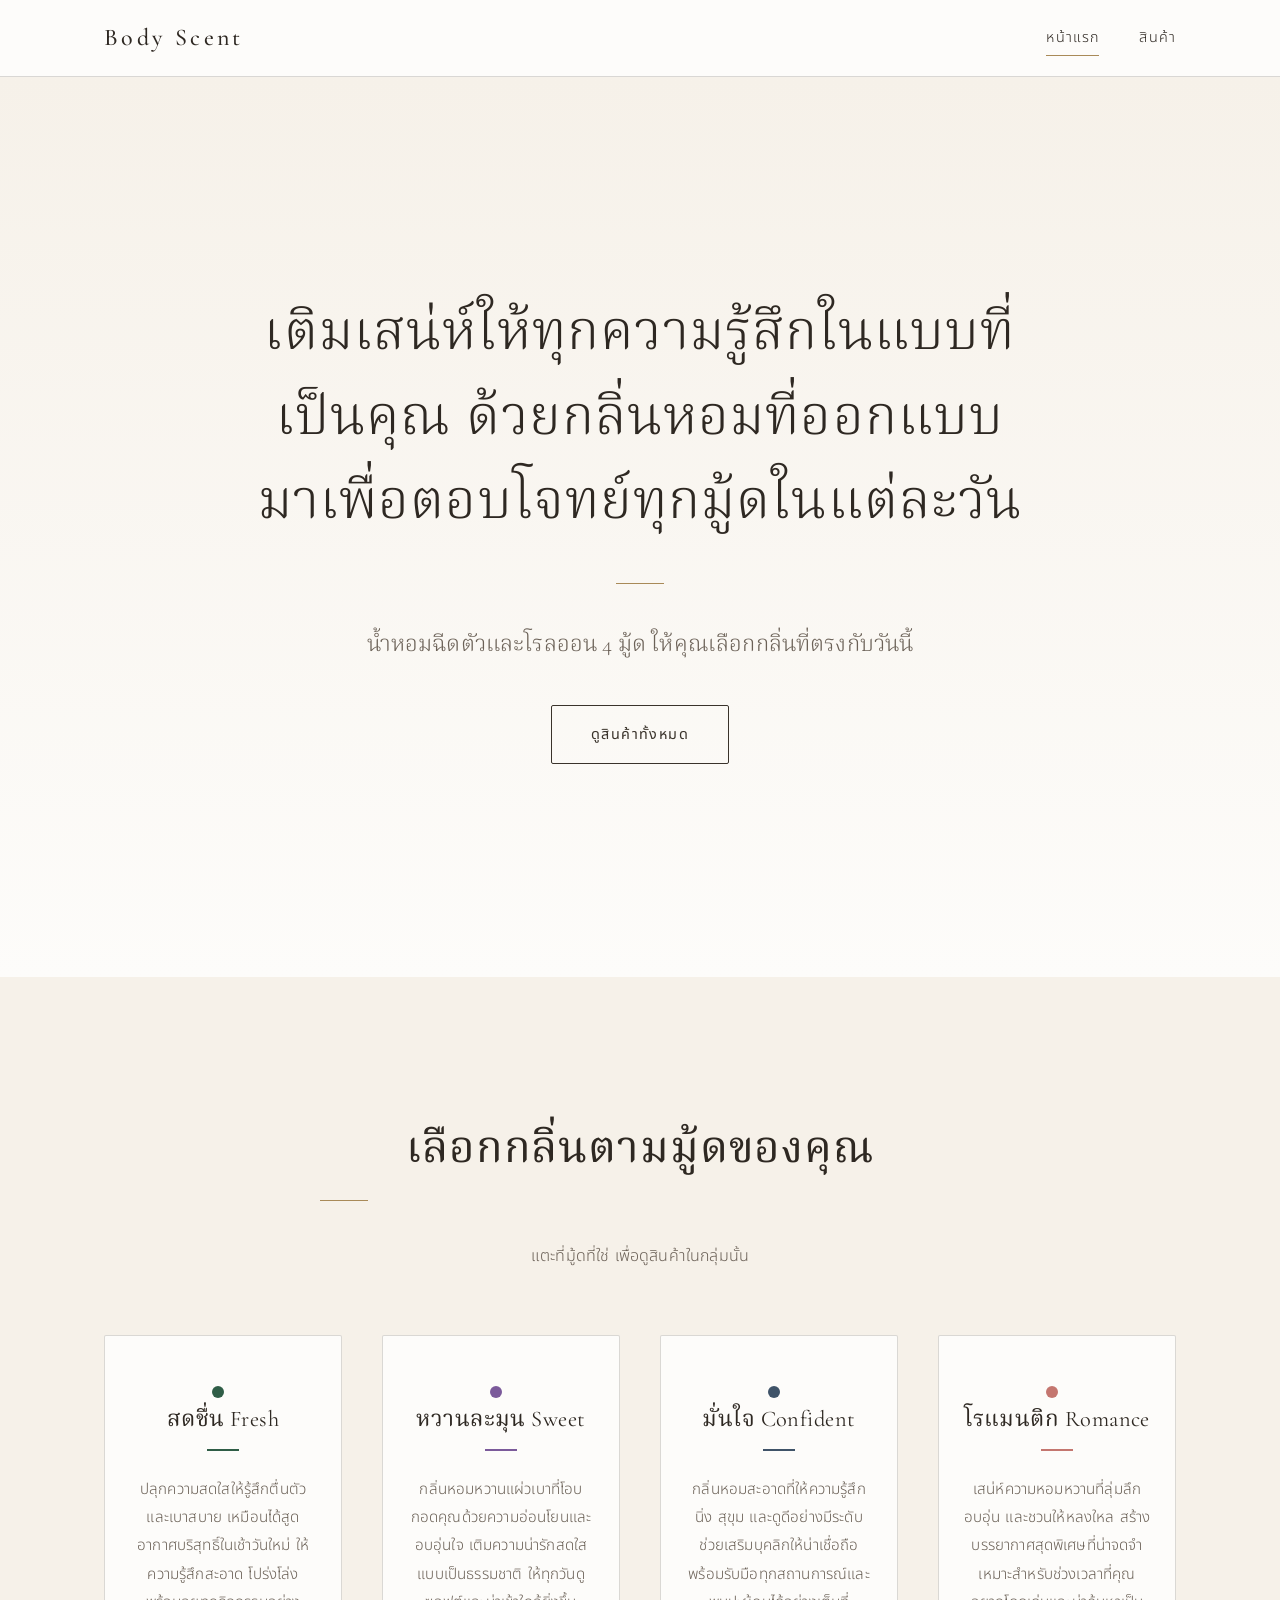
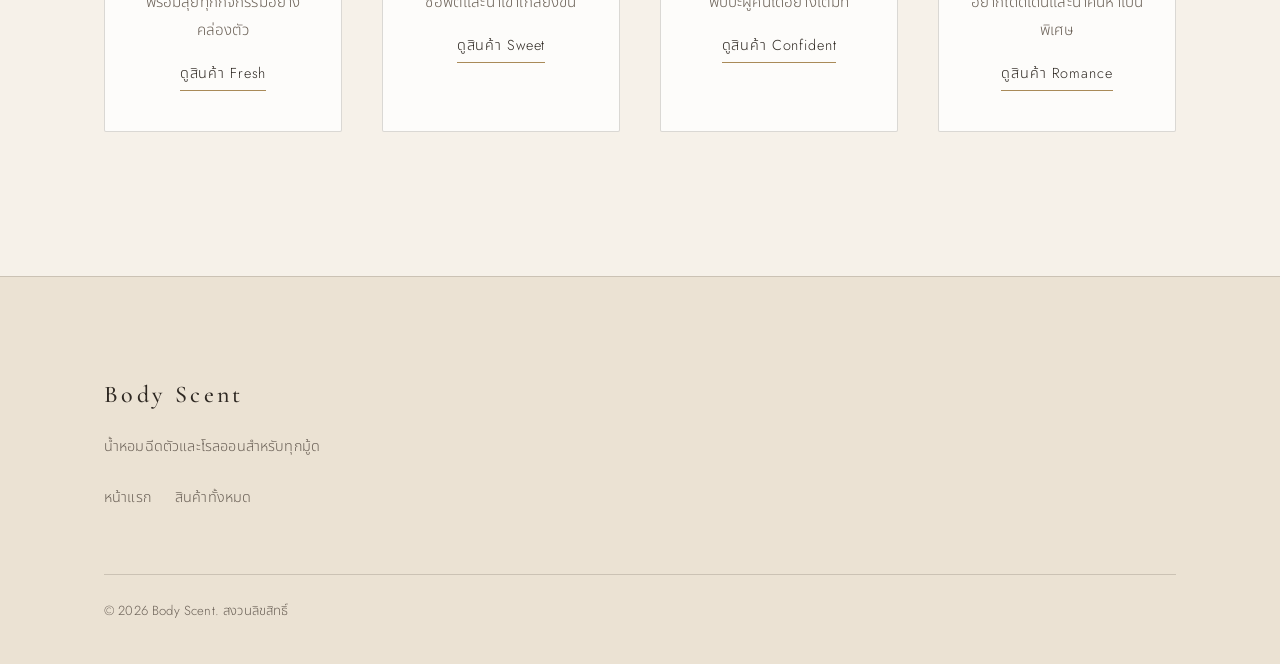
<file: index.html>
<!DOCTYPE html>
<html lang="th">
<head>
  <meta charset="UTF-8">
  <meta name="viewport" content="width=device-width, initial-scale=1">
  <title>Body Scent | น้ำหอมฉีดตัวและโรลออนสำหรับทุกมู้ด</title>
  <meta name="description" content="Body Scent น้ำหอมฉีดตัวและโรลออน เลือกกลิ่นได้ตามมู้ด Fresh, Sweet, Confident และ Romance">
  <link rel="stylesheet" href="style.css">
  <style>
    /* สไตล์เฉพาะหน้าแรก */
    .hero {
      min-height: 100vh;
      min-height: 100svh;
      display: flex;
      align-items: center;
      padding: var(--space-6) 0;
    }
    .hero h1 {
      font-size: clamp(1.9rem, 4.4vw, 3.4rem);
      line-height: 1.55;
      max-width: 22em;
      margin: 0 auto;
      text-wrap: balance;
    }
    .hero .title-rule { margin: var(--space-4) auto; }
    .hero .lead { margin: 0 auto; }

    a.mood-card { display: block; color: inherit; }
    a.mood-card .mood-underline { margin-left: auto; margin-right: auto; }
    a.mood-card .link-line { margin-top: var(--space-2); font-size: 0.9rem; }
    a.mood-card:hover { color: inherit; }
    a.mood-card:hover .link-line { color: var(--gold-deep); }
  </style>
</head>
<body>

  <header class="site-header">
    <div class="container">
      <a class="brand" href="index.html">Body Scent</a>
      <nav class="nav" aria-label="เมนูหลัก">
        <a href="index.html" aria-current="page">หน้าแรก</a>
        <a href="product.html">สินค้า</a>
      </nav>
    </div>
  </header>

  <main>
    <section class="hero">
      <div class="container">
        <h1>เติมเสน่ห์ให้ทุกความรู้สึกในแบบที่เป็นคุณ ด้วยกลิ่นหอมที่ออกแบบมาเพื่อตอบโจทย์ทุกมู้ดในแต่ละวัน</h1>
        <span class="title-rule" aria-hidden="true"></span>
        <p class="lead">น้ำหอมฉีดตัวและโรลออน 4 มู้ด ให้คุณเลือกกลิ่นที่ตรงกับวันนี้</p>
        <div class="hero-actions">
          <a class="btn" href="product.html">ดูสินค้าทั้งหมด</a>
        </div>
      </div>
    </section>

    <section class="section section--cream" id="moods">
      <div class="container">
        <div class="section-head">
          <h2>เลือกกลิ่นตามมู้ดของคุณ</h2>
          <span class="title-rule" aria-hidden="true"></span>
          <p>แตะที่มู้ดที่ใช่ เพื่อดูสินค้าในกลุ่มนั้น</p>
        </div>

        <div class="grid grid--4">
          <a class="mood-card" data-mood="fresh" href="product.html?mood=fresh">
            <span class="mood-dot mood-dot--lg" aria-hidden="true"></span>
            <h3>สดชื่น Fresh</h3>
            <span class="mood-underline" aria-hidden="true"></span>
            <p>ปลุกความสดใสให้รู้สึกตื่นตัวและเบาสบาย เหมือนได้สูดอากาศบริสุทธิ์ในเช้าวันใหม่ ให้ความรู้สึกสะอาด โปร่งโล่ง พร้อมลุยทุกกิจกรรมอย่างคล่องตัว</p>
            <span class="link-line">ดูสินค้า Fresh</span>
          </a>

          <a class="mood-card" data-mood="sweet" href="product.html?mood=sweet">
            <span class="mood-dot mood-dot--lg" aria-hidden="true"></span>
            <h3>หวานละมุน Sweet</h3>
            <span class="mood-underline" aria-hidden="true"></span>
            <p>กลิ่นหอมหวานแผ่วเบาที่โอบกอดคุณด้วยความอ่อนโยนและอบอุ่นใจ เติมความน่ารักสดใสแบบเป็นธรรมชาติ ให้ทุกวันดูซอฟต์และน่าเข้าใกล้ยิ่งขึ้น</p>
            <span class="link-line">ดูสินค้า Sweet</span>
          </a>

          <a class="mood-card" data-mood="confident" href="product.html?mood=confident">
            <span class="mood-dot mood-dot--lg" aria-hidden="true"></span>
            <h3>มั่นใจ Confident</h3>
            <span class="mood-underline" aria-hidden="true"></span>
            <p>กลิ่นหอมสะอาดที่ให้ความรู้สึกนิ่ง สุขุม และดูดีอย่างมีระดับ ช่วยเสริมบุคลิกให้น่าเชื่อถือ พร้อมรับมือทุกสถานการณ์และพบปะผู้คนได้อย่างเต็มที่</p>
            <span class="link-line">ดูสินค้า Confident</span>
          </a>

          <a class="mood-card" data-mood="romance" href="product.html?mood=romance">
            <span class="mood-dot mood-dot--lg" aria-hidden="true"></span>
            <h3>โรแมนติก Romance</h3>
            <span class="mood-underline" aria-hidden="true"></span>
            <p>เสน่ห์ความหอมหวานที่ลุ่มลึก อบอุ่น และชวนให้หลงใหล สร้างบรรยากาศสุดพิเศษที่น่าจดจำ เหมาะสำหรับช่วงเวลาที่คุณอยากโดดเด่นและน่าค้นหาเป็นพิเศษ</p>
            <span class="link-line">ดูสินค้า Romance</span>
          </a>
        </div>
      </div>
    </section>
  </main>

  <footer class="site-footer">
    <div class="container">
      <a class="brand" href="index.html">Body Scent</a>
      <p>น้ำหอมฉีดตัวและโรลออนสำหรับทุกมู้ด</p>
      <nav class="footer-links" aria-label="ลิงก์ท้ายเว็บ">
        <a href="index.html">หน้าแรก</a>
        <a href="product.html">สินค้าทั้งหมด</a>
      </nav>
      <div class="footer-bottom">&copy; 2026 Body Scent. สงวนลิขสิทธิ์</div>
    </div>
  </footer>

  <script src="script.js"></script>
</body>
</html>
</file>
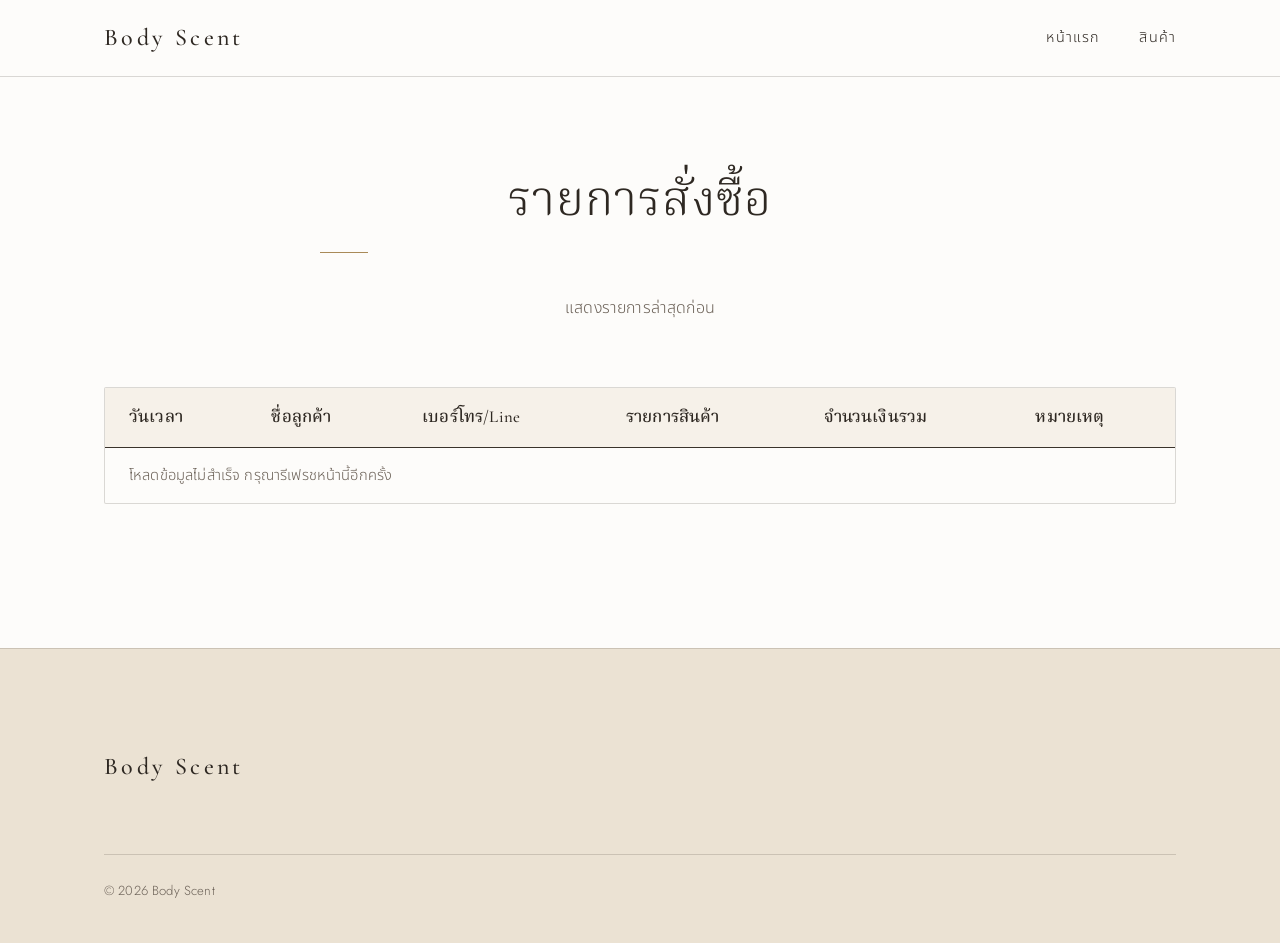
<file: admin.html>
<!DOCTYPE html>
<html lang="th">
<head>
  <meta charset="UTF-8">
  <meta name="viewport" content="width=device-width, initial-scale=1">
  <title>รายการสั่งซื้อ | Body Scent</title>
  <meta name="robots" content="noindex, nofollow">
  <link rel="stylesheet" href="style.css">
  <style>
    /* สไตล์เฉพาะหน้า admin */
    .page-title { font-size: clamp(2rem, 5vw, 3rem); font-weight: 300; }
    .admin-section { padding-top: var(--space-6); }

    .table-wrap {
      overflow-x: auto;
      border: 1px solid var(--line-faint);
      border-radius: var(--radius);
      background: var(--white);
    }
    #ordersTable {
      width: 100%;
      min-width: 820px;
      border-collapse: collapse;
      font-size: 0.92rem;
      line-height: 1.6;
    }
    #ordersTable th,
    #ordersTable td {
      padding: var(--space-2) var(--space-3);
      text-align: left;
      vertical-align: top;
      border-bottom: 1px solid var(--line-faint);
    }
    #ordersTable thead th {
      font-family: var(--font-serif);
      font-size: 1.05rem;
      font-weight: 500;
      color: var(--ink);
      background: var(--cream);
      border-bottom: 1px solid var(--line);
      white-space: nowrap;
    }
    #ordersTable tbody td { color: var(--ink-soft); }
    #ordersTable tbody tr:last-child td { border-bottom: 0; }
    #ordersTable tbody tr:hover td { background: var(--cream); }
  </style>
</head>
<body>

  <header class="site-header">
    <div class="container">
      <a class="brand" href="index.html">Body Scent</a>
      <nav class="nav" aria-label="เมนูหลัก">
        <a href="index.html">หน้าแรก</a>
        <a href="product.html">สินค้า</a>
      </nav>
    </div>
  </header>

  <main>
    <section class="section admin-section">
      <div class="container">
        <div class="section-head">
          <h1 class="page-title">รายการสั่งซื้อ</h1>
          <span class="title-rule" aria-hidden="true"></span>
          <p>แสดงรายการล่าสุดก่อน</p>
        </div>

        <div class="table-wrap">
          <table id="ordersTable">
            <thead>
              <tr>
                <th scope="col">วันเวลา</th>
                <th scope="col">ชื่อลูกค้า</th>
                <th scope="col">เบอร์โทร/Line</th>
                <th scope="col">รายการสินค้า</th>
                <th scope="col">จำนวนเงินรวม</th>
                <th scope="col">หมายเหตุ</th>
              </tr>
            </thead>
            <tbody></tbody>
          </table>
        </div>
      </div>
    </section>
  </main>

  <footer class="site-footer">
    <div class="container">
      <a class="brand" href="index.html">Body Scent</a>
      <div class="footer-bottom">&copy; 2026 Body Scent</div>
    </div>
  </footer>

  <script src="script.js"></script>
</body>
</html>
</file>
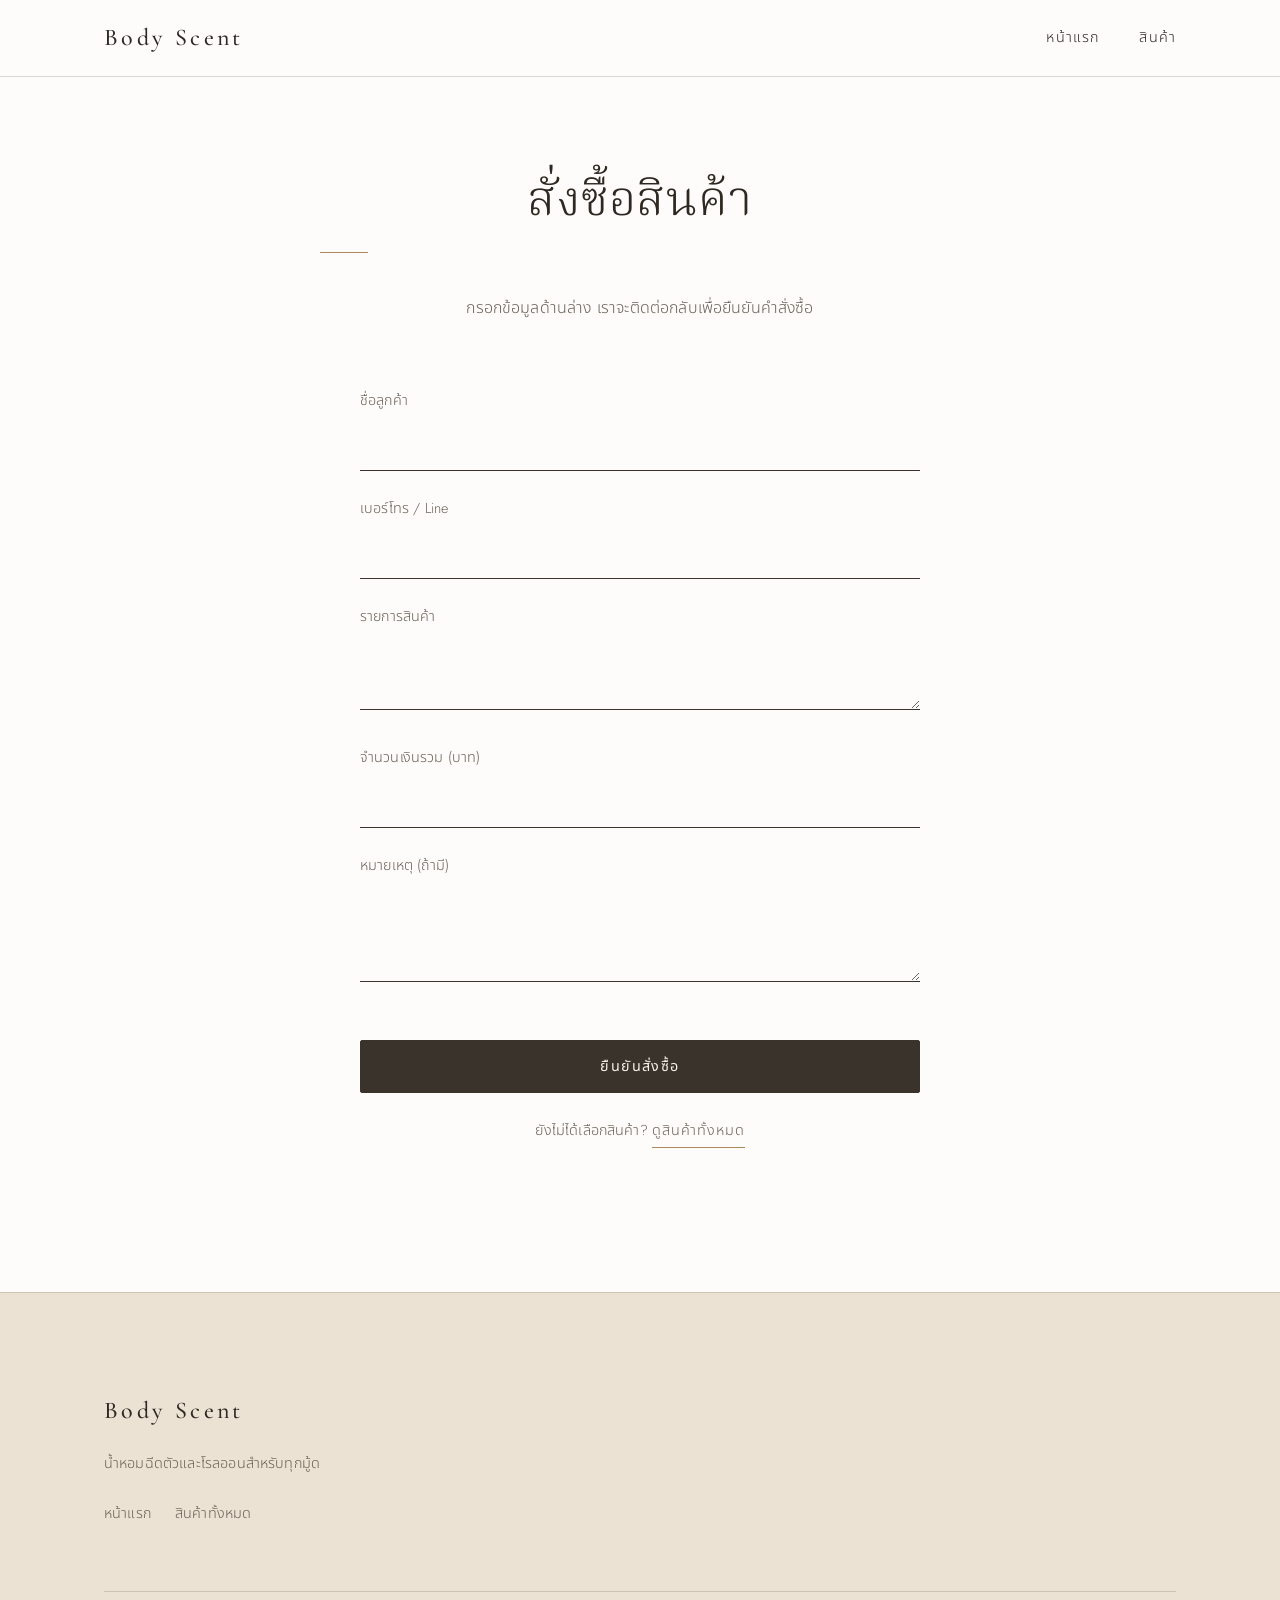
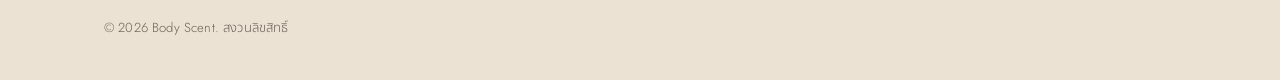
<file: order.html>
<!DOCTYPE html>
<html lang="th">
<head>
  <meta charset="UTF-8">
  <meta name="viewport" content="width=device-width, initial-scale=1">
  <title>สั่งซื้อสินค้า | Body Scent</title>
  <meta name="description" content="กรอกข้อมูลเพื่อสั่งซื้อสินค้า Body Scent">
  <link rel="stylesheet" href="style.css">
  <style>
    /* สไตล์เฉพาะหน้าสั่งซื้อ */
    .page-title { font-size: clamp(2rem, 5vw, 3rem); font-weight: 300; }
    .order-section { padding-top: var(--space-6); }
    .order-form { max-width: 560px; margin: 0 auto; }
    .order-form .field textarea { resize: vertical; min-height: 3.2rem; }
    .order-form .btn { width: 100%; margin-top: var(--space-3); }
    .order-hint { text-align: center; margin: var(--space-3) auto 0; font-size: 0.9rem; }
    /* ซ่อนลูกศรขึ้น-ลงของช่องตัวเลข */
    .order-form input[type="number"] { -moz-appearance: textfield; appearance: textfield; }
    .order-form input[type="number"]::-webkit-outer-spin-button,
    .order-form input[type="number"]::-webkit-inner-spin-button { -webkit-appearance: none; margin: 0; }
  </style>
</head>
<body>

  <header class="site-header">
    <div class="container">
      <a class="brand" href="index.html">Body Scent</a>
      <nav class="nav" aria-label="เมนูหลัก">
        <a href="index.html">หน้าแรก</a>
        <a href="product.html">สินค้า</a>
      </nav>
    </div>
  </header>

  <main>
    <section class="section order-section">
      <div class="container">
        <div class="section-head">
          <h1 class="page-title">สั่งซื้อสินค้า</h1>
          <span class="title-rule" aria-hidden="true"></span>
          <p>กรอกข้อมูลด้านล่าง เราจะติดต่อกลับเพื่อยืนยันคำสั่งซื้อ</p>
        </div>

        <form id="orderForm" class="order-form" autocomplete="on">
          <div class="field">
            <label for="customerName">ชื่อลูกค้า</label>
            <input type="text" id="customerName" name="customerName" autocomplete="name" required>
          </div>

          <div class="field">
            <label for="contact">เบอร์โทร / Line</label>
            <input type="text" id="contact" name="contact" autocomplete="tel" required>
          </div>

          <div class="field">
            <label for="items">รายการสินค้า</label>
            <textarea id="items" name="items" rows="2" required></textarea>
          </div>

          <div class="field">
            <label for="total">จำนวนเงินรวม (บาท)</label>
            <input type="number" id="total" name="total" min="0" step="any" inputmode="decimal" required>
          </div>

          <div class="field">
            <label for="note">หมายเหตุ (ถ้ามี)</label>
            <textarea id="note" name="note" rows="3"></textarea>
          </div>

          <button type="submit" class="btn btn--solid">ยืนยันสั่งซื้อ</button>
        </form>

        <p class="order-hint">ยังไม่ได้เลือกสินค้า? <a class="link-line" href="product.html">ดูสินค้าทั้งหมด</a></p>
      </div>
    </section>
  </main>

  <footer class="site-footer">
    <div class="container">
      <a class="brand" href="index.html">Body Scent</a>
      <p>น้ำหอมฉีดตัวและโรลออนสำหรับทุกมู้ด</p>
      <nav class="footer-links" aria-label="ลิงก์ท้ายเว็บ">
        <a href="index.html">หน้าแรก</a>
        <a href="product.html">สินค้าทั้งหมด</a>
      </nav>
      <div class="footer-bottom">&copy; 2026 Body Scent. สงวนลิขสิทธิ์</div>
    </div>
  </footer>

  <script src="script.js"></script>
</body>
</html>
</file>
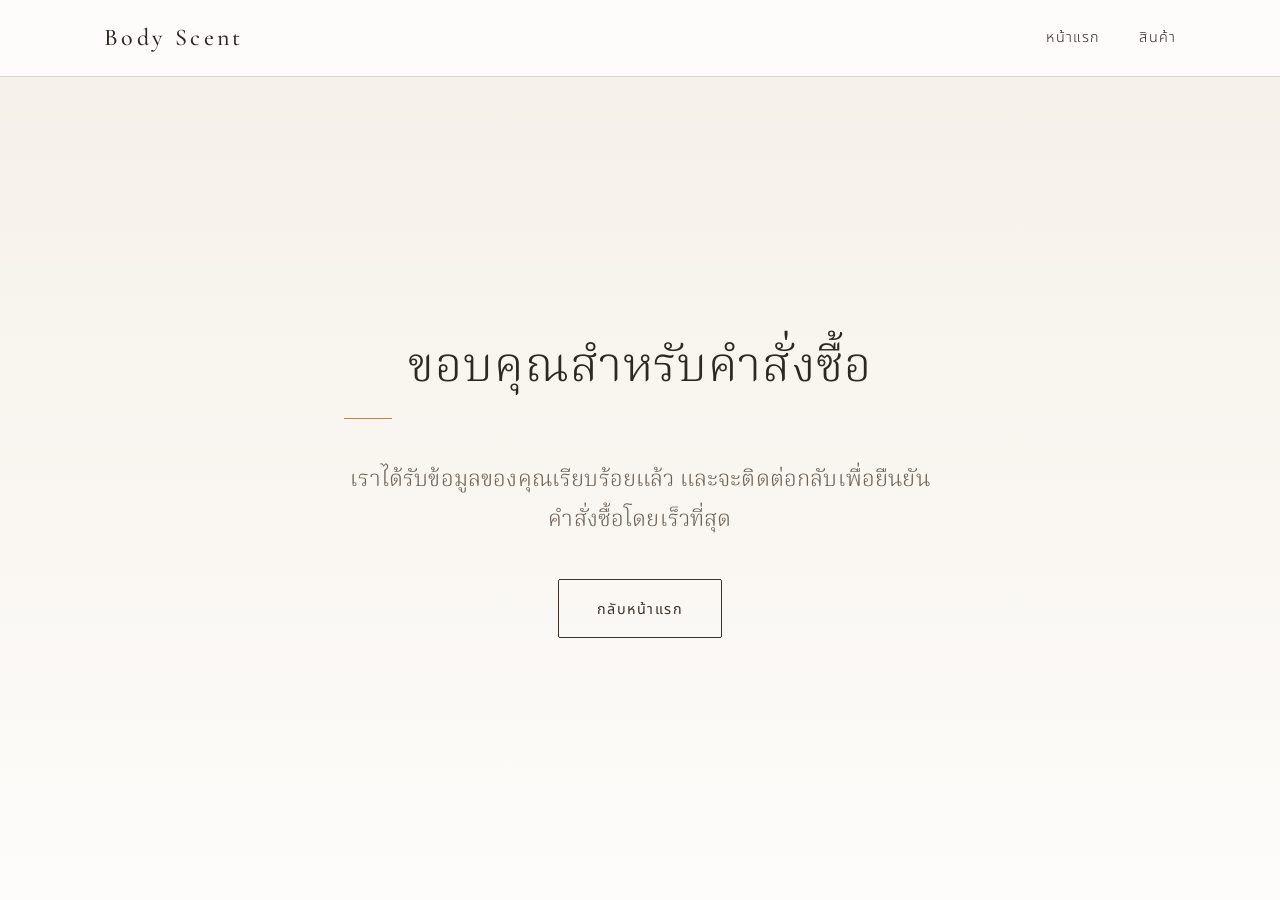
<file: thankyou.html>
<!DOCTYPE html>
<html lang="th">
<head>
  <meta charset="UTF-8">
  <meta name="viewport" content="width=device-width, initial-scale=1">
  <title>ขอบคุณสำหรับคำสั่งซื้อ | Body Scent</title>
  <meta name="robots" content="noindex">
  <link rel="stylesheet" href="style.css">
  <style>
    /* สไตล์เฉพาะหน้าขอบคุณ */
    .thanks {
      min-height: calc(100vh - 77px);
      min-height: calc(100svh - 77px);
      display: flex;
      align-items: center;
      padding: var(--space-6) 0;
      background: linear-gradient(180deg, var(--cream) 0%, var(--white) 100%);
    }
    .thanks .container { max-width: 640px; text-align: center; }
    .thanks h1 { font-size: clamp(2rem, 5vw, 3rem); font-weight: 300; }
    .thanks p { margin-left: auto; margin-right: auto; }
  </style>
</head>
<body>

  <header class="site-header">
    <div class="container">
      <a class="brand" href="index.html">Body Scent</a>
      <nav class="nav" aria-label="เมนูหลัก">
        <a href="index.html">หน้าแรก</a>
        <a href="product.html">สินค้า</a>
      </nav>
    </div>
  </header>

  <main class="thanks">
    <div class="container">
      <h1>ขอบคุณสำหรับคำสั่งซื้อ</h1>
      <span class="title-rule" aria-hidden="true"></span>
      <p class="lead">เราได้รับข้อมูลของคุณเรียบร้อยแล้ว และจะติดต่อกลับเพื่อยืนยันคำสั่งซื้อโดยเร็วที่สุด</p>
      <div class="hero-actions">
        <a class="btn" href="index.html">กลับหน้าแรก</a>
      </div>
    </div>
  </main>

  <script src="script.js"></script>
</body>
</html>
</file>
<file: style.css>
/* ==========================================================
   Body Scent — Theme
   โทนพรีเมียม เรียบหรู มินิมอล | ขาว-ครีม-เบจเข้ม | accent ทอง/บรอนซ์อ่อน
   ========================================================== */

@import url("https://fonts.googleapis.com/css2?family=Cormorant+Garamond:ital,wght@0,400;0,500;0,600;1,400&family=Jost:wght@300;400;500&family=Noto+Serif+Thai:wght@300;400;500&family=Noto+Sans+Thai:wght@300;400;500&display=swap");

/* ---------- Design tokens ---------- */
:root {
  /* พื้นหลัง */
  --white: #fdfcfa;
  --cream: #f6f1e9;
  --sand: #ebe2d3;
  --beige-deep: #cbbba3;

  /* ตัวอักษร / เส้น */
  --ink: #2e2822;
  --ink-soft: #6b6157;
  --line: #3a332b;           /* เส้นเข้มนุ่ม ใช้กับเส้นบางๆ */
  --line-faint: rgba(58, 51, 43, 0.18);

  /* accent ทอง/บรอนซ์อ่อน */
  --gold: #a98a58;
  --gold-deep: #8a6d3f;
  --gold-soft: #d9c7a3;

  /* สีของ mood — ใช้แค่จุดเล็กๆ/เส้นใต้หัวข้อ */
  --mood-fresh: #2f5d46;
  --mood-sweet: #7b5a9a;
  --mood-confident: #3f5368;
  --mood-romance: #c4766f;

  /* ฟอนต์ */
  --font-serif: "Cormorant Garamond", "Noto Serif Thai", "Times New Roman", serif;
  --font-sans: "Jost", "Noto Sans Thai", "Helvetica Neue", Arial, sans-serif;

  /* ระยะห่าง (spacing) */
  --space-1: 0.5rem;
  --space-2: 1rem;
  --space-3: 1.5rem;
  --space-4: 2.5rem;
  --space-5: 4rem;
  --space-6: 6rem;
  --space-7: 9rem;

  --container: 1120px;
  --radius: 2px;
  --ease: cubic-bezier(0.22, 0.61, 0.36, 1);
}

/* ---------- Reset & base ---------- */
*,
*::before,
*::after { box-sizing: border-box; }

html {
  scroll-behavior: smooth;
  -webkit-text-size-adjust: 100%;
}

body {
  margin: 0;
  background: var(--white);
  color: var(--ink);
  font-family: var(--font-sans);
  font-weight: 300;
  font-size: 1rem;
  line-height: 1.85;
  letter-spacing: 0.01em;
  -webkit-font-smoothing: antialiased;
}

img { max-width: 100%; height: auto; display: block; }

a {
  color: inherit;
  text-decoration: none;
  transition: color 0.3s var(--ease);
}
a:hover { color: var(--gold-deep); }

ul { list-style: none; margin: 0; padding: 0; }

/* ---------- Typography ---------- */
h1, h2, h3, h4 {
  font-family: var(--font-serif);
  font-weight: 400;
  line-height: 1.25;
  letter-spacing: 0.02em;
  margin: 0 0 var(--space-3);
  color: var(--ink);
}

h1 { font-size: clamp(2.5rem, 6vw, 4.5rem); font-weight: 300; line-height: 1.15; }
h2 { font-size: clamp(1.9rem, 4vw, 2.75rem); }
h3 { font-size: 1.4rem; }
h4 { font-size: 1.1rem; }

p {
  margin: 0 0 var(--space-3);
  color: var(--ink-soft);
  max-width: 62ch;
}

.lead {
  font-family: var(--font-serif);
  font-size: clamp(1.15rem, 2vw, 1.4rem);
  line-height: 1.8;
  color: var(--ink-soft);
}

.text-center { text-align: center; }
.text-center p { margin-left: auto; margin-right: auto; }

/* เส้นทองสั้นๆ ใต้หัวข้อ */
.title-rule {
  display: block;
  width: 48px;
  height: 1px;
  background: var(--gold);
  margin: var(--space-3) 0 var(--space-4);
}
.text-center .title-rule { margin-left: auto; margin-right: auto; }

/* ---------- Layout ---------- */
.container {
  width: 100%;
  max-width: var(--container);
  margin: 0 auto;
  padding: 0 var(--space-3);
}

.section {
  padding: var(--space-7) 0;
}
.section--cream { background: var(--cream); }
.section--sand { background: var(--sand); }
.section--tight { padding: var(--space-6) 0; }

.section-head {
  max-width: 640px;
  margin: 0 auto var(--space-5);
  text-align: center;
}
.section-head p { margin-left: auto; margin-right: auto; }

.grid { display: grid; gap: var(--space-4); }
.grid--2 { grid-template-columns: repeat(2, 1fr); }
.grid--3 { grid-template-columns: repeat(3, 1fr); }
.grid--4 { grid-template-columns: repeat(4, 1fr); }

.split {
  display: grid;
  grid-template-columns: 1fr 1fr;
  gap: var(--space-6);
  align-items: center;
}

/* ---------- Header / Nav ---------- */
.site-header {
  position: sticky;
  top: 0;
  z-index: 50;
  background: rgba(253, 252, 250, 0.92);
  backdrop-filter: blur(8px);
  border-bottom: 1px solid var(--line-faint);
}

.site-header .container {
  display: flex;
  align-items: center;
  justify-content: space-between;
  min-height: 76px;
}

.brand {
  font-family: var(--font-serif);
  font-size: 1.5rem;
  font-weight: 500;
  letter-spacing: 0.14em;
}

.nav { display: flex; gap: var(--space-4); }
.nav a {
  font-size: 0.9rem;
  letter-spacing: 0.08em;
  padding: 0.25rem 0;
  border-bottom: 1px solid transparent;
}
.nav a:hover,
.nav a[aria-current="page"] { border-bottom-color: var(--gold); }

/* ---------- Hero ---------- */
.hero {
  padding: var(--space-7) 0 var(--space-6);
  background: linear-gradient(180deg, var(--cream) 0%, var(--white) 100%);
}
.hero .container { max-width: 860px; text-align: center; }
.hero p { margin-left: auto; margin-right: auto; }
.hero-actions {
  display: flex;
  gap: var(--space-2);
  justify-content: center;
  flex-wrap: wrap;
  margin-top: var(--space-4);
}

/* ---------- Buttons (เส้นบาง สีเข้มนุ่มตา) ---------- */
.btn {
  display: inline-block;
  padding: 0.95rem 2.4rem;
  font-family: var(--font-sans);
  font-size: 0.9rem;
  font-weight: 400;
  letter-spacing: 0.1em;
  color: var(--line);
  background: transparent;
  border: 1px solid var(--line);
  border-radius: var(--radius);
  cursor: pointer;
  transition: background 0.3s var(--ease), color 0.3s var(--ease), border-color 0.3s var(--ease);
}
.btn:hover {
  background: var(--line);
  color: var(--cream);
}

.btn--solid {
  background: var(--line);
  color: var(--cream);
}
.btn--solid:hover {
  background: var(--gold-deep);
  border-color: var(--gold-deep);
  color: var(--white);
}

.btn--gold { border-color: var(--gold); color: var(--gold-deep); }
.btn--gold:hover { background: var(--gold); border-color: var(--gold); color: var(--white); }

.btn--small { padding: 0.6rem 1.4rem; font-size: 0.82rem; }

.link-line {
  display: inline-block;
  padding-bottom: 0.2rem;
  border-bottom: 1px solid var(--gold);
  letter-spacing: 0.06em;
}

/* ---------- Mood dot / underline (แตะสี mood เบาๆ) ---------- */
[data-mood="fresh"]     { --mood: var(--mood-fresh); }
[data-mood="sweet"]     { --mood: var(--mood-sweet); }
[data-mood="confident"] { --mood: var(--mood-confident); }
[data-mood="romance"]   { --mood: var(--mood-romance); }

.mood-dot {
  display: inline-block;
  width: 8px;
  height: 8px;
  border-radius: 50%;
  background: var(--mood, var(--gold));
  vertical-align: middle;
  margin-right: 0.6rem;
}

.mood-dot--lg { width: 12px; height: 12px; }

/* เส้นใต้หัวข้อสี mood */
.mood-underline {
  display: block;
  width: 32px;
  height: 2px;
  background: var(--mood, var(--gold));
  margin: var(--space-2) 0 var(--space-3);
}
.text-center .mood-underline { margin-left: auto; margin-right: auto; }

/* ---------- Mood cards (แนวกลิ่น) ---------- */
.mood-card {
  padding: var(--space-4) var(--space-3);
  background: var(--white);
  border: 1px solid var(--line-faint);
  border-radius: var(--radius);
  text-align: center;
  transition: border-color 0.3s var(--ease);
}
.mood-card:hover { border-color: var(--gold); }
.mood-card h3 { margin-bottom: var(--space-1); }
.mood-card p { margin: 0 auto; font-size: 0.95rem; }

/* ---------- Filter ---------- */
.filter-bar {
  display: flex;
  flex-wrap: wrap;
  justify-content: center;
  gap: var(--space-2) var(--space-3);
  margin-bottom: var(--space-5);
}

.filter-btn {
  font-family: var(--font-sans);
  font-size: 0.9rem;
  letter-spacing: 0.06em;
  color: var(--ink-soft);
  background: transparent;
  border: 0;
  border-bottom: 1px solid transparent;
  padding: 0.35rem 0.25rem;
  cursor: pointer;
  transition: color 0.3s var(--ease), border-color 0.3s var(--ease);
}
.filter-btn:hover { color: var(--ink); }
.filter-btn.is-active {
  color: var(--ink);
  border-bottom-color: var(--gold);
}

/* ---------- Product grid & card ---------- */
.product-grid {
  display: grid;
  grid-template-columns: repeat(auto-fill, minmax(240px, 1fr));
  gap: var(--space-5) var(--space-4);
}

.product-card {
  display: flex;
  flex-direction: column;
  background: transparent;
}

.product-card__media {
  background: var(--cream);
  border: 1px solid var(--line-faint);
  border-radius: var(--radius);
  aspect-ratio: 4 / 5;
  overflow: hidden;
  margin-bottom: var(--space-3);
}
.product-card__media img {
  width: 100%;
  height: 100%;
  object-fit: cover;
  transition: transform 0.8s var(--ease);
}
.product-card:hover .product-card__media img { transform: scale(1.03); }

.product-card__mood {
  font-size: 0.85rem;
  letter-spacing: 0.08em;
  color: var(--ink-soft);
  margin-bottom: 0.25rem;
}

.product-card__name {
  font-size: 1.25rem;
  margin-bottom: 0.25rem;
}

.product-card__meta {
  font-size: 0.88rem;
  color: var(--ink-soft);
  margin-bottom: var(--space-2);
}

.product-card__desc {
  font-size: 0.92rem;
  margin-bottom: var(--space-3);
  flex-grow: 1;
}

.product-card__footer {
  display: flex;
  align-items: center;
  justify-content: space-between;
  gap: var(--space-2);
  padding-top: var(--space-2);
  border-top: 1px solid var(--line-faint);
}

.price {
  font-family: var(--font-serif);
  font-size: 1.5rem;
  font-weight: 500;
  color: var(--ink);
}
.price small {
  font-family: var(--font-sans);
  font-size: 0.8rem;
  font-weight: 300;
  color: var(--ink-soft);
  margin-left: 0.2rem;
}

.badge {
  display: inline-block;
  padding: 0.15rem 0.8rem;
  font-size: 0.78rem;
  letter-spacing: 0.06em;
  color: var(--gold-deep);
  border: 1px solid var(--gold-soft);
  border-radius: 999px;
}

/* ---------- Divider ---------- */
.divider {
  border: 0;
  height: 1px;
  background: var(--line-faint);
  margin: var(--space-5) 0;
}

/* ---------- Form ---------- */
.field { margin-bottom: var(--space-3); }
.field label {
  display: block;
  margin-bottom: 0.4rem;
  font-size: 0.9rem;
  color: var(--ink-soft);
}
.field input,
.field select,
.field textarea {
  width: 100%;
  padding: 0.85rem 0;
  font-family: var(--font-sans);
  font-size: 1rem;
  font-weight: 300;
  color: var(--ink);
  background: transparent;
  border: 0;
  border-bottom: 1px solid var(--line);
  border-radius: 0;
  transition: border-color 0.3s var(--ease);
}
.field input:focus,
.field select:focus,
.field textarea:focus {
  outline: none;
  border-bottom-color: var(--gold-deep);
}

/* ---------- Footer ---------- */
.site-footer {
  padding: var(--space-6) 0 var(--space-4);
  background: var(--sand);
  border-top: 1px solid var(--line-faint);
}
.site-footer .brand { display: block; margin-bottom: var(--space-2); }
.site-footer p { font-size: 0.9rem; }
.site-footer .footer-links { display: flex; gap: var(--space-3); flex-wrap: wrap; }
.site-footer .footer-links a { font-size: 0.9rem; color: var(--ink-soft); }
.site-footer .footer-links a:hover { color: var(--gold-deep); }
.footer-bottom {
  margin-top: var(--space-5);
  padding-top: var(--space-3);
  border-top: 1px solid var(--line-faint);
  font-size: 0.82rem;
  color: var(--ink-soft);
}

/* ---------- Accessibility ---------- */
:focus-visible {
  outline: 1px solid var(--gold-deep);
  outline-offset: 4px;
}

::selection { background: var(--gold-soft); color: var(--ink); }

@media (prefers-reduced-motion: reduce) {
  *, *::before, *::after {
    transition-duration: 0.01ms !important;
    animation-duration: 0.01ms !important;
    scroll-behavior: auto !important;
  }
}

/* ---------- Responsive ---------- */
@media (max-width: 960px) {
  .section { padding: var(--space-6) 0; }
  .hero { padding: var(--space-6) 0 var(--space-5); }
  .grid--4 { grid-template-columns: repeat(2, 1fr); }
  .grid--3 { grid-template-columns: repeat(2, 1fr); }
  .split { grid-template-columns: 1fr; gap: var(--space-4); }
}

@media (max-width: 640px) {
  :root { --space-5: 3rem; --space-6: 4rem; --space-7: 5.5rem; }

  .container { padding: 0 var(--space-3); }

  .site-header .container { min-height: 64px; }
  .brand { font-size: 1.25rem; }
  .nav { gap: var(--space-2); }
  .nav a { font-size: 0.82rem; letter-spacing: 0.04em; }

  .grid--2,
  .grid--3,
  .grid--4 { grid-template-columns: 1fr; }

  .product-grid {
    grid-template-columns: repeat(2, 1fr);
    gap: var(--space-4) var(--space-2);
  }
  .product-card__name { font-size: 1.05rem; }
  .product-card__desc { display: none; }
  .product-card__footer { flex-direction: column; align-items: flex-start; }
  .price { font-size: 1.3rem; }

  .hero-actions { flex-direction: column; align-items: stretch; }
  .btn { text-align: center; }
}
</file>
